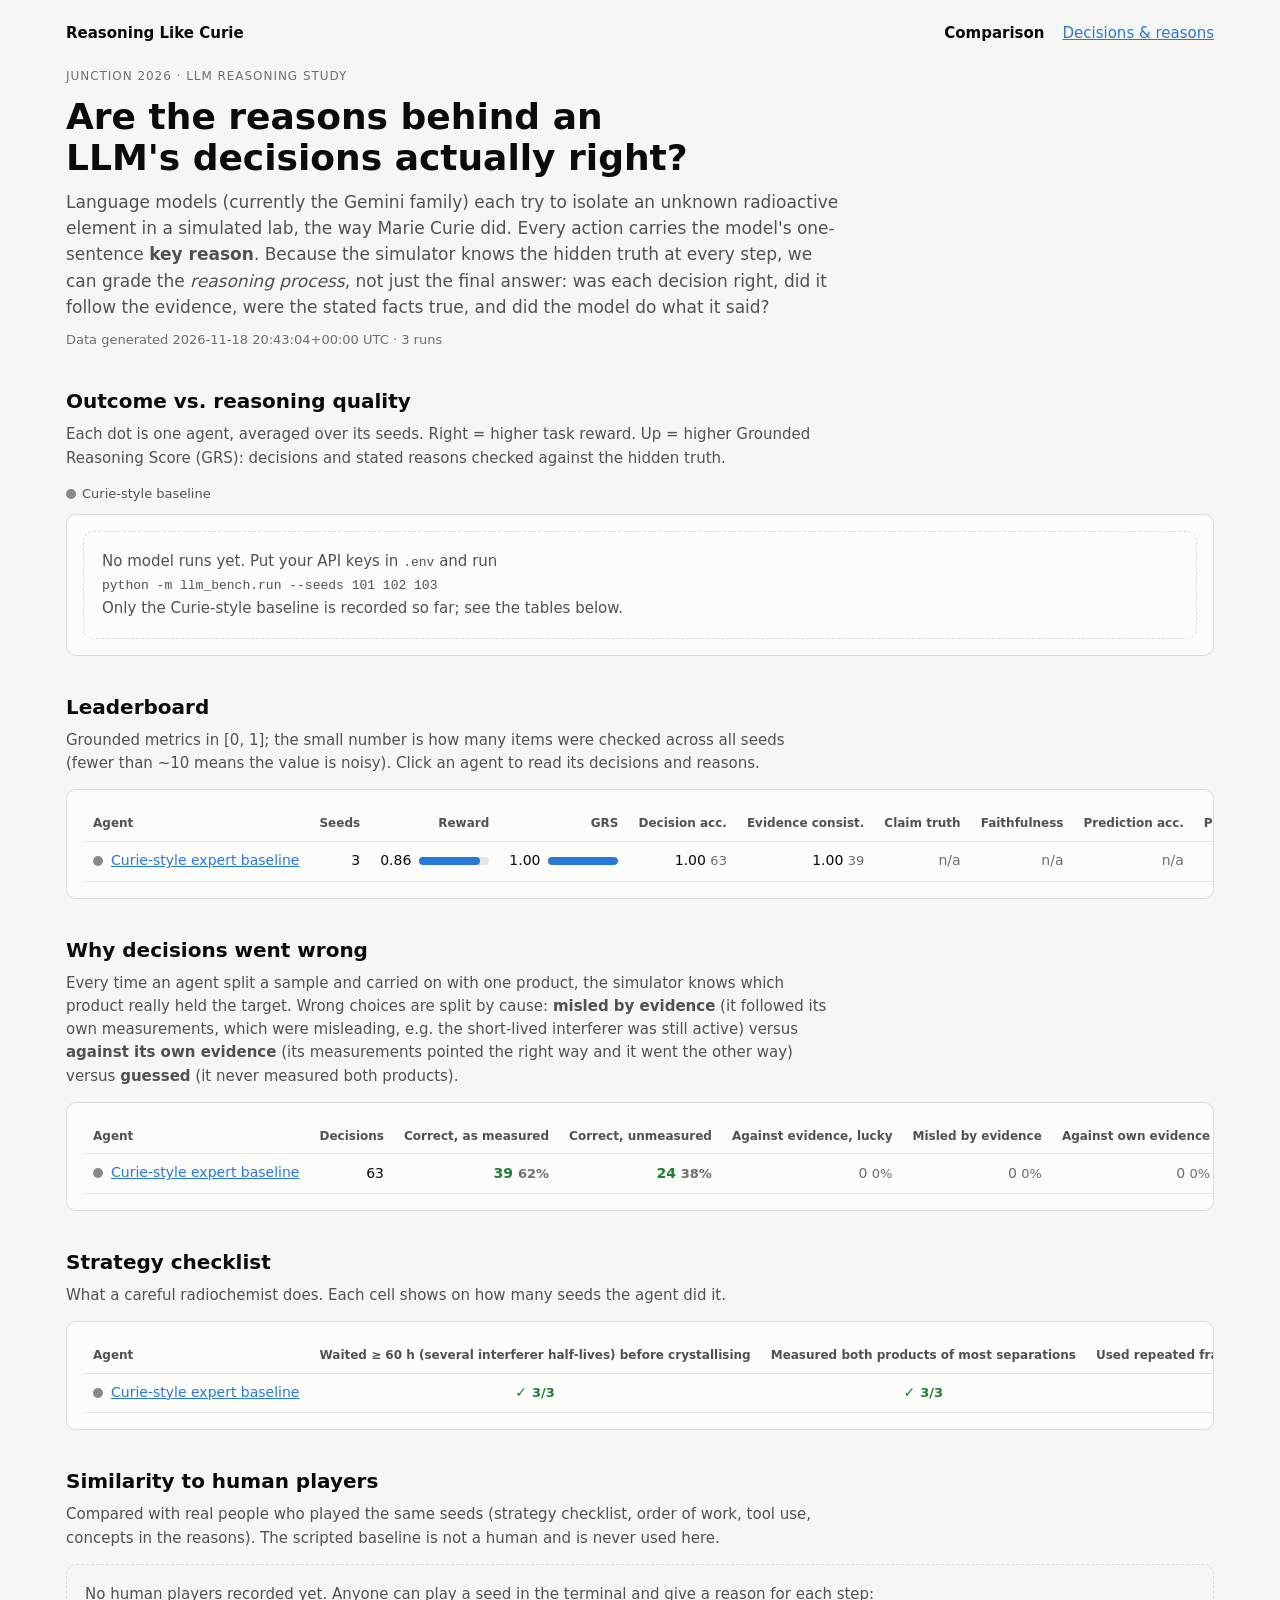
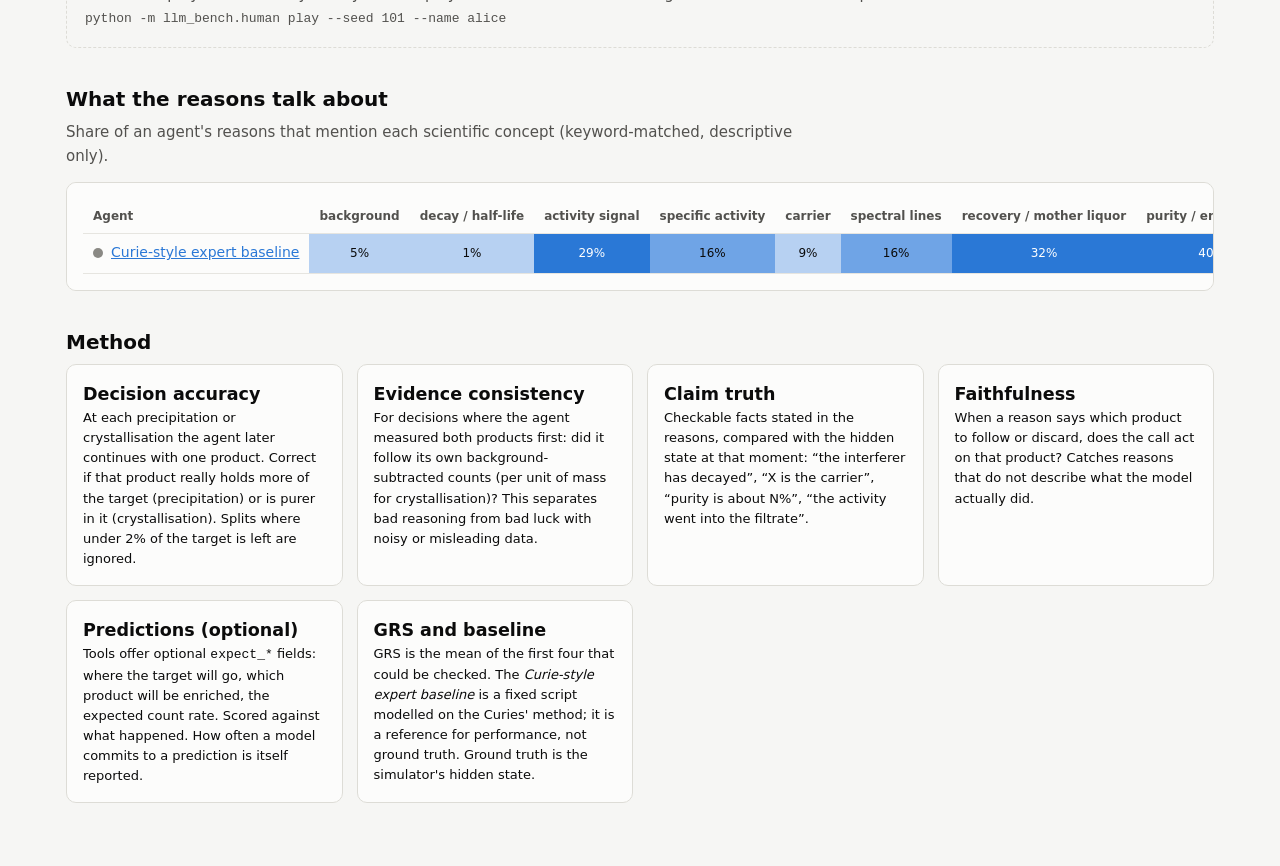
<file: docs/index.html>
<!doctype html>
<html lang="en">
<head>
<meta charset="utf-8">
<meta name="viewport" content="width=device-width, initial-scale=1">
<title>Reasoning Like Curie</title>
<link rel="stylesheet" href="style.css">
</head>
<body>
<div class="page">
<nav class="site" aria-label="Site">
  <a class="brand" href="index.html">Reasoning Like Curie</a>
  <a href="index.html" aria-current="page">Comparison</a>
  <a href="runs.html">Decisions &amp; reasons</a>
</nav>

<header class="hero">
  <div class="eyebrow">Junction 2026 · LLM reasoning study</div>
  <h1>Are the reasons behind an LLM's decisions actually right?</h1>
  <p class="lead">Language models (currently the Gemini family) each try to isolate an unknown radioactive element in a simulated
  lab, the way Marie Curie did. Every action carries the model's one-sentence <strong>key reason</strong>. Because
  the simulator knows the hidden truth at every step, we can grade the <em>reasoning process</em>, not just the
  final answer: was each decision right, did it follow the evidence, were the stated facts true, and did the model
  do what it said?</p>
  <p class="small muted" id="gen"></p>
</header>

<section>
  <h2>Outcome vs. reasoning quality</h2>
  <p class="sub">Each dot is one agent, averaged over its seeds. Right = higher task reward. Up = higher Grounded
  Reasoning Score (GRS): decisions and stated reasons checked against the hidden truth.</p>
  <div class="legend" id="legend"></div>
  <div class="card" id="scatter"></div>
</section>

<section>
  <h2>Leaderboard</h2>
  <p class="sub">Grounded metrics in [0, 1]; the small number is how many items were checked across all seeds
  (fewer than ~10 means the value is noisy). Click an agent to read its decisions and reasons.</p>
  <div class="card scroll"><table id="board"></table></div>
</section>

<section>
  <h2>Why decisions went wrong</h2>
  <p class="sub">Every time an agent split a sample and carried on with one product, the simulator knows which
  product really held the target. Wrong choices are split by cause: <b>misled by evidence</b> (it followed its own
  measurements, which were misleading, e.g. the short-lived interferer was still active) versus <b>against its own
  evidence</b> (its measurements pointed the right way and it went the other way) versus <b>guessed</b>
  (it never measured both products).</p>
  <div class="card scroll"><table id="cats"></table></div>
</section>

<section>
  <h2>Strategy checklist</h2>
  <p class="sub">What a careful radiochemist does. Each cell shows on how many seeds the agent did it.</p>
  <div class="card scroll"><table id="strategy"></table></div>
</section>

<section>
  <h2>Similarity to human players</h2>
  <p class="sub">Compared with real people who played the same seeds (strategy checklist, order of work, tool use,
  concepts in the reasons). The scripted baseline is not a human and is never used here.</p>
  <div id="humans"></div>
</section>

<section>
  <h2>What the reasons talk about</h2>
  <p class="sub">Share of an agent's reasons that mention each scientific concept (keyword-matched, descriptive only).</p>
  <div class="card scroll"><table id="concepts"></table></div>
</section>

<section>
  <h2>Method</h2>
  <div class="grid2">
    <div class="card"><h3>Decision accuracy</h3><p class="small">At each precipitation or crystallisation the agent
    later continues with one product. Correct if that product really holds more of the target (precipitation) or is
    purer in it (crystallisation). Splits where under 2% of the target is left are ignored.</p></div>
    <div class="card"><h3>Evidence consistency</h3><p class="small">For decisions where the agent measured both
    products first: did it follow its own background-subtracted counts (per unit of mass for crystallisation)?
    This separates bad reasoning from bad luck with noisy or misleading data.</p></div>
    <div class="card"><h3>Claim truth</h3><p class="small">Checkable facts stated in the reasons, compared with the
    hidden state at that moment: “the interferer has decayed”, “X is the carrier”, “purity is about N%”, “the
    activity went into the filtrate”.</p></div>
    <div class="card"><h3>Faithfulness</h3><p class="small">When a reason says which product to follow or discard,
    does the call act on that product? Catches reasons that do not describe what the model actually did.</p></div>
    <div class="card"><h3>Predictions (optional)</h3><p class="small">Tools offer optional <code>expect_*</code>
    fields: where the target will go, which product will be enriched, the expected count rate. Scored against what
    happened. How often a model commits to a prediction is itself reported.</p></div>
    <div class="card"><h3>GRS and baseline</h3><p class="small">GRS is the mean of the first four that could be
    checked. The <em>Curie-style expert baseline</em> is a fixed script modelled on the Curies' method; it is a
    reference for performance, not ground truth. Ground truth is the simulator's hidden state.</p></div>
  </div>
</section>
</div>
<div class="tip" id="tip" role="tooltip"></div>
<script src="data.js"></script>
<script>
const D = window.BENCH || {agents: [], runs: [], strategy: {}, concepts: [], families: [], categories: []};
const $ = s => document.querySelector(s);
const esc = s => String(s ?? "").replace(/[&<>"]/g, c => ({"&": "&amp;", "<": "&lt;", ">": "&gt;", '"': "&quot;"}[c]));
const pct = v => v == null ? "–" : Math.round(v * 100) + "%";
const f2 = v => v == null ? "–" : v.toFixed(2);
const tip = $("#tip");
function showTip(e, html) { tip.innerHTML = html; tip.style.display = "block";
  const x = Math.min(e.clientX + 14, innerWidth - tip.offsetWidth - 8), y = Math.min(e.clientY + 14, innerHeight - tip.offsetHeight - 8);
  tip.style.left = x + "px"; tip.style.top = y + "px"; }
function hideTip() { tip.style.display = "none"; }
const agentCell = a => `<a class="agent fam-${esc(a.family)}" href="runs.html?a=${encodeURIComponent(a.id)}&seed=${a.seeds[0] ?? ""}"><span class="dot"></span>${esc(a.label)}</a>`;
const bar = v => v == null ? '<span class="muted">n/a</span>' : `<span class="bar">${f2(v)}<span class="track"><span class="fill" style="width:${Math.max(0, Math.min(1, v)) * 100}%"></span></span></span>`;
const withN = (v, n) => v == null ? `<span class="muted">n/a</span>` : `${f2(v)} <span class="small muted">${n}</span>`;

$("#gen").textContent = D.generated_at ? `Data generated ${D.generated_at.replace("T", " ")} UTC · ${D.runs.length} runs` : "";
const fams = D.families.filter(f => D.agents.some(a => a.family === f));
$("#legend").innerHTML = fams.map(f => `<span class="fam-${f}"><span class="dot"></span>${f === "Baseline" ? "Curie-style baseline" : f}</span>`).join("");
const llm = D.agents.filter(a => a.kind === "llm");

// ---------------------------------------------------------------- scatter
(function scatter() {
  const pts = D.agents.filter(a => a.reward != null && a.grounded.grs != null);
  const box = $("#scatter");
  if (!llm.length) {
    box.innerHTML = `<div class="empty">No model runs yet. Put your API keys in <code>.env</code> and run<br><code>python -m llm_bench.run --seeds 101 102 103</code><br>Only the Curie-style baseline is recorded so far; see the tables below.</div>`;
    return;
  }
  const W = 760, H = 340, m = {l: 52, r: 24, t: 16, b: 44};
  const x = v => m.l + v * (W - m.l - m.r), y = v => H - m.b - v * (H - m.t - m.b);
  let s = `<svg viewBox="0 0 ${W} ${H}" width="100%" role="img" aria-label="Scatter of task reward against grounded reasoning score">`;
  for (let i = 0; i <= 5; i++) { const v = i / 5;
    s += `<line x1="${x(0)}" x2="${x(1)}" y1="${y(v)}" y2="${y(v)}" stroke="var(--grid)"/><text x="${m.l - 8}" y="${y(v) + 4}" text-anchor="end">${v.toFixed(1)}</text>`;
    s += `<line y1="${y(0)}" y2="${y(0) + 4}" x1="${x(v)}" x2="${x(v)}" stroke="var(--grid)"/><text x="${x(v)}" y="${y(0) + 18}" text-anchor="middle">${v.toFixed(1)}</text>`; }
  s += `<text x="${(x(0) + x(1)) / 2}" y="${H - 6}" text-anchor="middle">Task reward</text>`;
  s += `<text transform="translate(14 ${(y(0) + y(1)) / 2}) rotate(-90)" text-anchor="middle">Grounded Reasoning Score</text>`;
  const placed = [];
  pts.forEach((a, i) => {
    const cx = x(a.reward), cy = y(a.grounded.grs), right = cx > W * 0.65;
    let ly = cy - 8;   // nudge labels down until they do not collide with earlier ones
    while (placed.some(p => Math.abs(p.y - ly) < 15 && Math.abs(p.x - cx) < 160)) ly += 15;
    placed.push({x: cx, y: ly});
    s += `<g class="fam-${esc(a.family)}" data-i="${i}" style="cursor:pointer"><circle cx="${cx}" cy="${cy}" r="14" fill="transparent"/>` +
         `<circle cx="${cx}" cy="${cy}" r="6" fill="var(--fam)" stroke="var(--surface-1)" stroke-width="2"/>` +
         `<text x="${right ? cx - 10 : cx + 10}" y="${ly}" text-anchor="${right ? "end" : "start"}" style="fill:var(--text-primary)">${esc(a.label)}</text></g>`;
  });
  box.innerHTML = s + "</svg>";
  box.querySelectorAll("g[data-i]").forEach(g => {
    const a = pts[+g.dataset.i];
    g.addEventListener("mousemove", e => showTip(e, `<b>${esc(a.label)}</b><br>Reward ${f2(a.reward)} · GRS ${f2(a.grounded.grs)}<br>Decision accuracy ${f2(a.grounded.decision_accuracy)} · Seeds ${a.seeds.join(", ")}`));
    g.addEventListener("mouseleave", hideTip);
    g.addEventListener("click", () => location.href = `runs.html?a=${encodeURIComponent(a.id)}&seed=${a.seeds[0]}`);
  });
})();

// ---------------------------------------------------------------- leaderboard
$("#board").innerHTML = `<thead><tr><th>Agent</th><th class="num">Seeds</th><th class="num">Reward</th><th class="num">GRS</th>
  <th class="num">Decision acc.</th><th class="num">Evidence consist.</th><th class="num">Claim truth</th><th class="num">Faithfulness</th>
  <th class="num">Prediction acc.</th><th class="num">Predicts</th>
  <th class="num">Purity</th><th class="num">Recovery</th><th class="num">Carrier ✓</th><th class="num">Weight err</th>
  <th class="num">Actions</th><th class="num">Reasons given</th></tr></thead><tbody>` +
  D.agents.map(a => { const g = a.grounded, n = a.counts;
    return `<tr><td>${agentCell(a)}${a.errors ? ` <span class="small mark-no" title="runs that hit an API error are excluded">${a.errors} errored</span>` : ""}</td>
    <td class="num">${a.seeds.length}</td><td class="num">${bar(a.reward)}</td><td class="num">${bar(g.grs)}</td>
    <td class="num">${withN(g.decision_accuracy, n.n_decisions)}</td><td class="num">${withN(g.evidence_consistency, n.n_measured_decisions)}</td>
    <td class="num">${withN(g.claim_truth, n.n_claims)}</td><td class="num">${withN(g.faithfulness, n.n_faithfulness)}</td>
    <td class="num">${withN(g.prediction_accuracy, n.n_predictions)}</td><td class="num">${pct(g.prediction_rate)}</td>
    <td class="num">${pct(a.purity)}</td><td class="num">${pct(a.recovery)}</td><td class="num">${pct(a.carrier)}</td>
    <td class="num">${a.weight_error == null ? "–" : (a.weight_error * 100).toFixed(1) + "%"}</td>
    <td class="num">${a.actions == null ? "–" : a.actions.toFixed(0)}</td><td class="num">${pct(a.reason_coverage)}</td></tr>`; }).join("") + "</tbody>";

// ---------------------------------------------------------------- decision categories
const CAT = [["correct", "Correct, as measured", "mark-yes"], ["correct_unmeasured", "Correct, unmeasured", "mark-yes"],
  ["against_evidence_correct", "Against evidence, lucky", "mark-part"], ["misled_by_evidence", "Misled by evidence", "mark-part"],
  ["against_evidence", "Against own evidence", "mark-no"], ["wrong_unmeasured", "Wrong, guessed", "mark-no"]];
$("#cats").innerHTML = `<thead><tr><th>Agent</th><th class="num">Decisions</th>${CAT.map(c => `<th class="num">${c[1]}</th>`).join("")}</tr></thead><tbody>` +
  D.agents.map(a => { const tot = Object.values(a.categories).reduce((x, y) => x + y, 0);
    return `<tr><td>${agentCell(a)}</td><td class="num">${tot}</td>${CAT.map(([k, , cls]) => { const v = a.categories[k] || 0;
      return `<td class="num ${v ? cls : "muted"}">${v} <span class="small muted">${tot ? pct(v / tot) : ""}</span></td>`; }).join("")}</tr>`; }).join("") + "</tbody>";

// ---------------------------------------------------------------- strategy
const sk = Object.keys(D.strategy);
$("#strategy").innerHTML = `<thead><tr><th>Agent</th>${sk.map(k => `<th title="${esc(D.strategy[k])}">${esc(D.strategy[k])}</th>`).join("")}</tr></thead><tbody>` +
  D.agents.map(a => `<tr><td>${agentCell(a)}</td>${sk.map(k => { const v = a.strategy[k], n = a.seeds.length, c = Math.round((v ?? 0) * n);
    const cls = v == null ? "" : v >= 1 ? "mark-yes" : v <= 0 ? "mark-no" : "mark-part";
    const sym = v == null ? "–" : v >= 1 ? "✓" : v <= 0 ? "✗" : "◐";
    return `<td class="num ${cls}" style="text-align:center">${sym} <span class="small">${c}/${n}</span></td>`; }).join("")}</tr>`).join("") + "</tbody>";

// ---------------------------------------------------------------- humans
const withSim = D.agents.filter(a => a.similarity);
$("#humans").innerHTML = !D.has_humans
  ? `<div class="empty">No human players recorded yet. Anyone can play a seed in the terminal and give a reason for each step:<br><code>python -m llm_bench.human play --seed 101 --name alice</code></div>`
  : `<div class="card scroll"><table><thead><tr><th>Agent</th><th class="num">Similarity</th><th class="num">Strategy</th><th class="num">Sequence</th><th class="num">Tool mix</th><th class="num">Concepts</th></tr></thead><tbody>` +
    withSim.map(a => { const s = a.similarity; return `<tr><td>${agentCell(a)}</td><td class="num">${bar(s.human_likeness)}</td><td class="num">${f2(s.strategy)}</td><td class="num">${f2(s.sequence)}</td><td class="num">${f2(s.tool_mix)}</td><td class="num">${f2(s.concepts)}</td></tr>`; }).join("") + "</tbody></table></div>";

// ---------------------------------------------------------------- concepts heatmap
const step = v => v <= 0 ? 0 : v < .1 ? 1 : v < .25 ? 2 : v < .45 ? 3 : 4;
$("#concepts").innerHTML = `<thead><tr><th>Agent</th>${D.concepts.map(c => `<th>${esc(c)}</th>`).join("")}</tr></thead><tbody>` +
  D.agents.map(a => `<tr><td>${agentCell(a)}</td>${D.concepts.map(c => { const v = a.concepts[c] ?? 0, k = step(v);
    return `<td class="heat k${k}" title="${esc(a.label)} · ${esc(c)}: ${pct(v)} of reasons">${pct(v)}</td>`; }).join("")}</tr>`).join("") + "</tbody>";
</script>
</body>
</html>
</file>
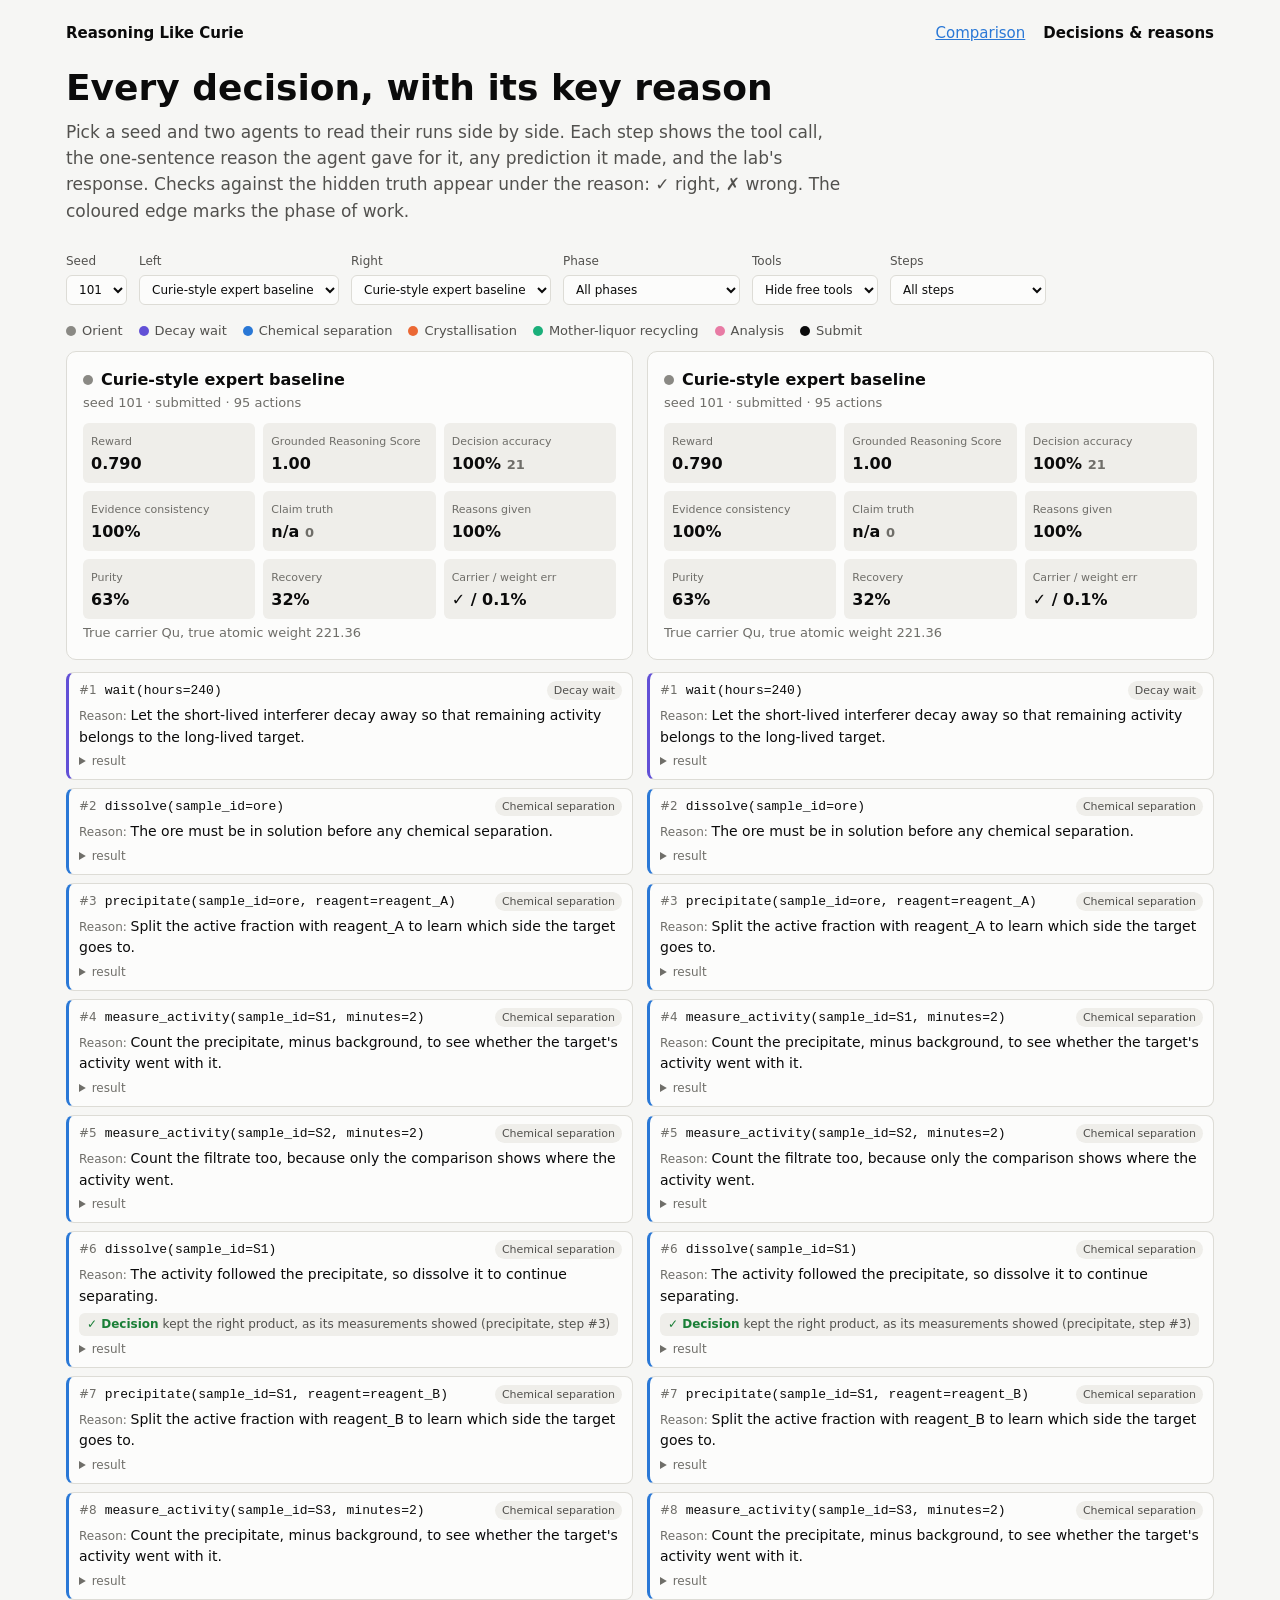
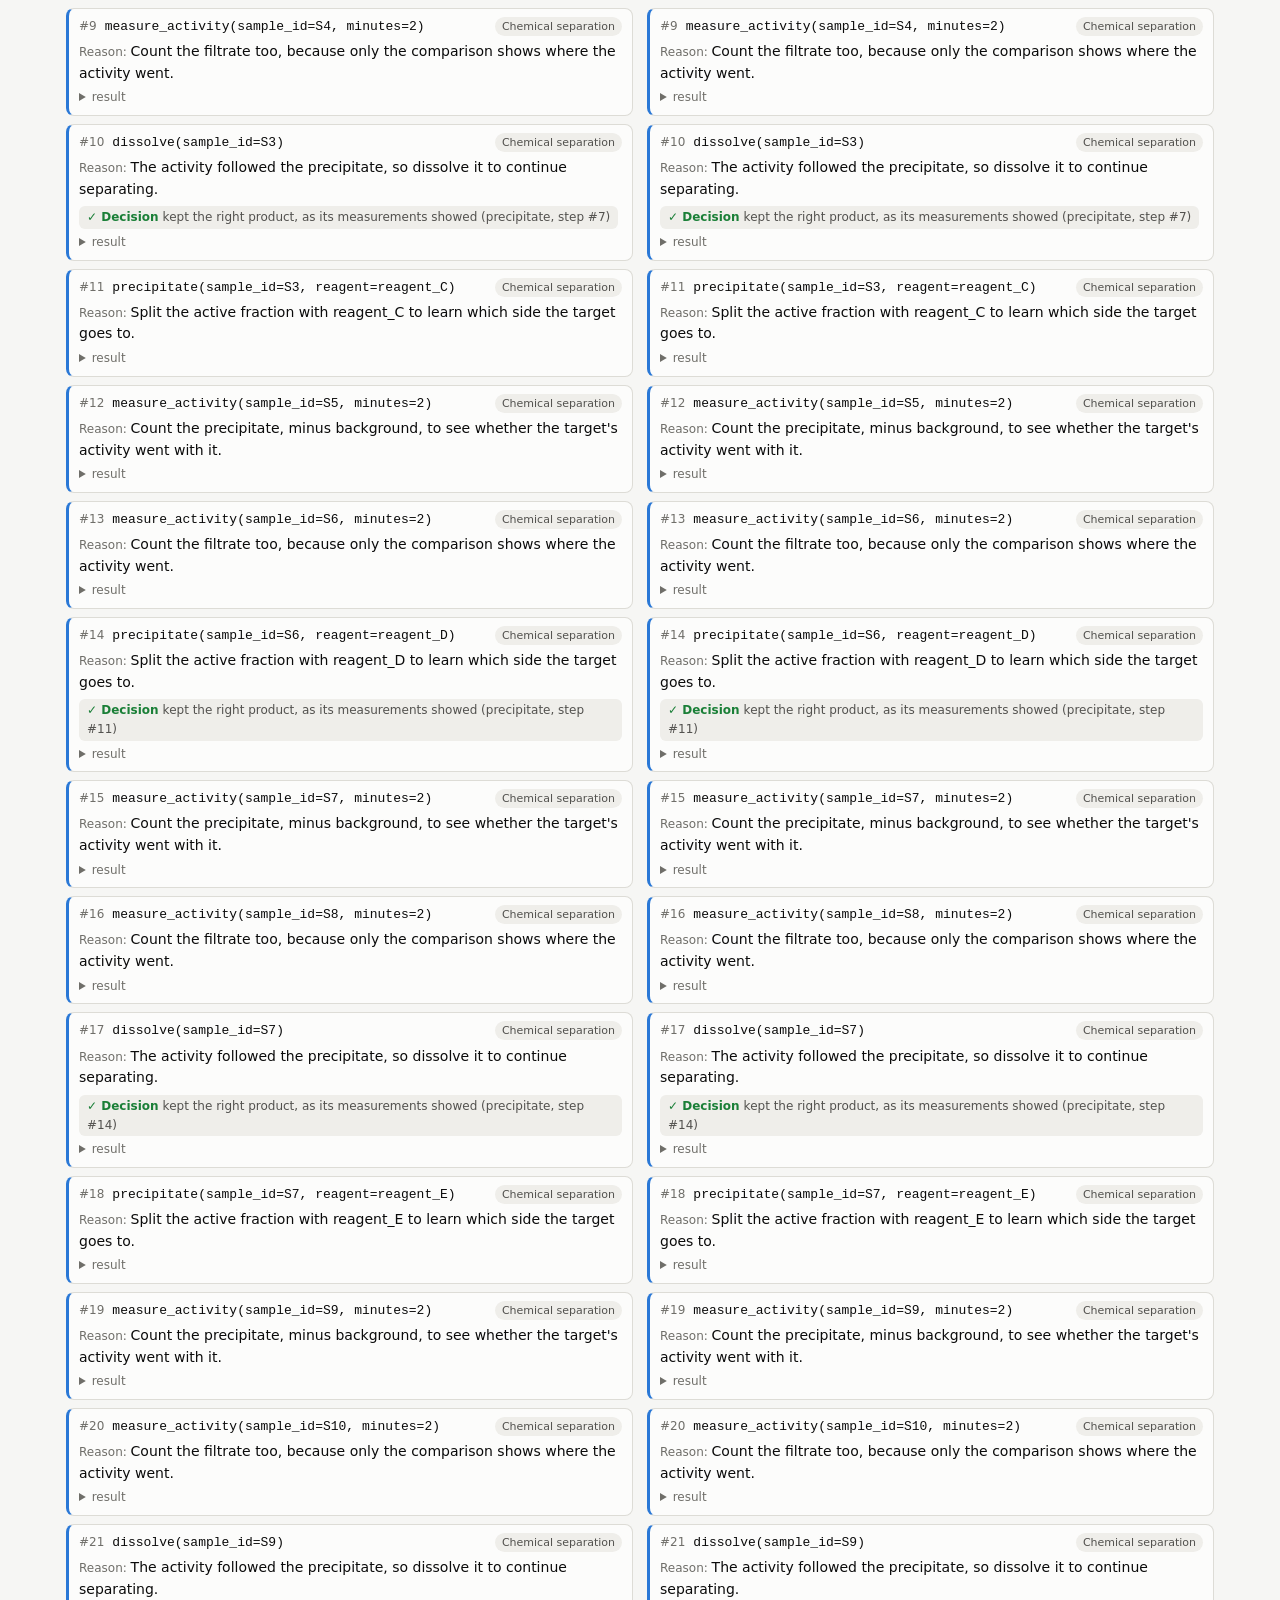
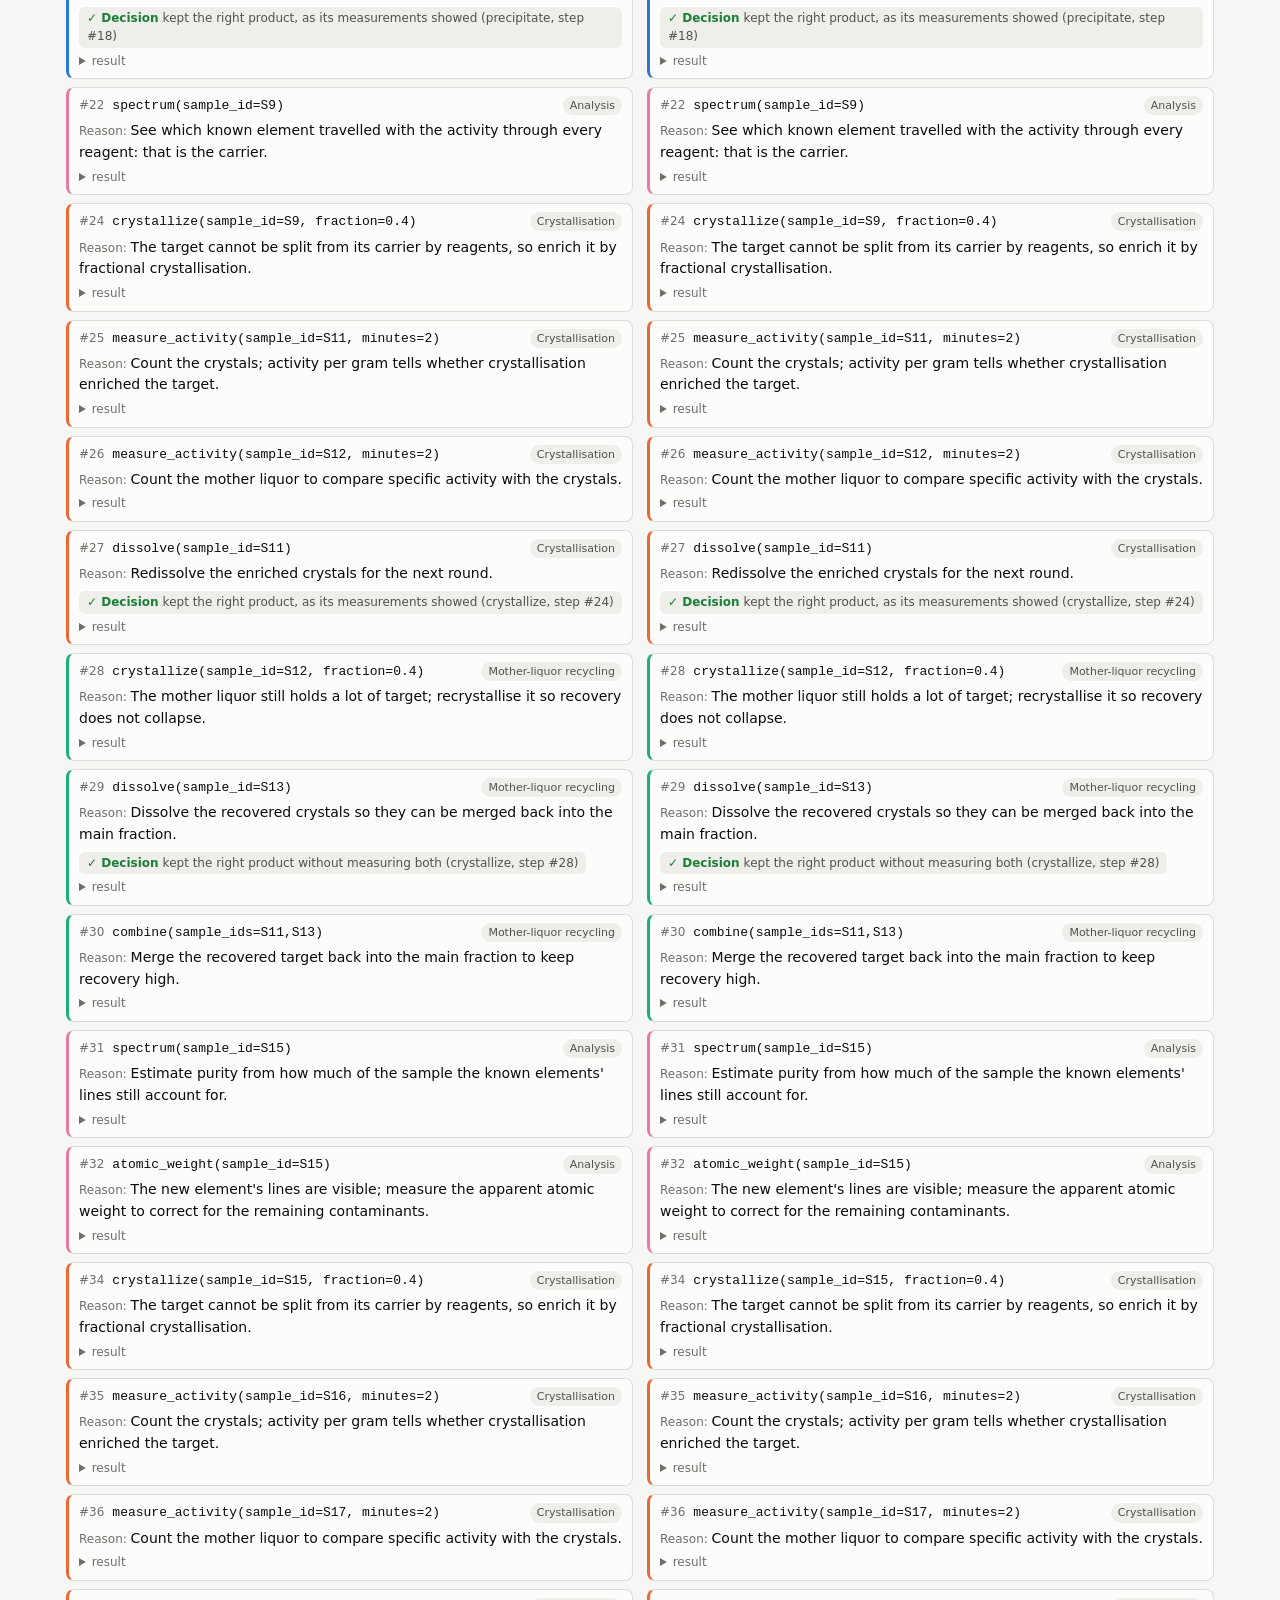
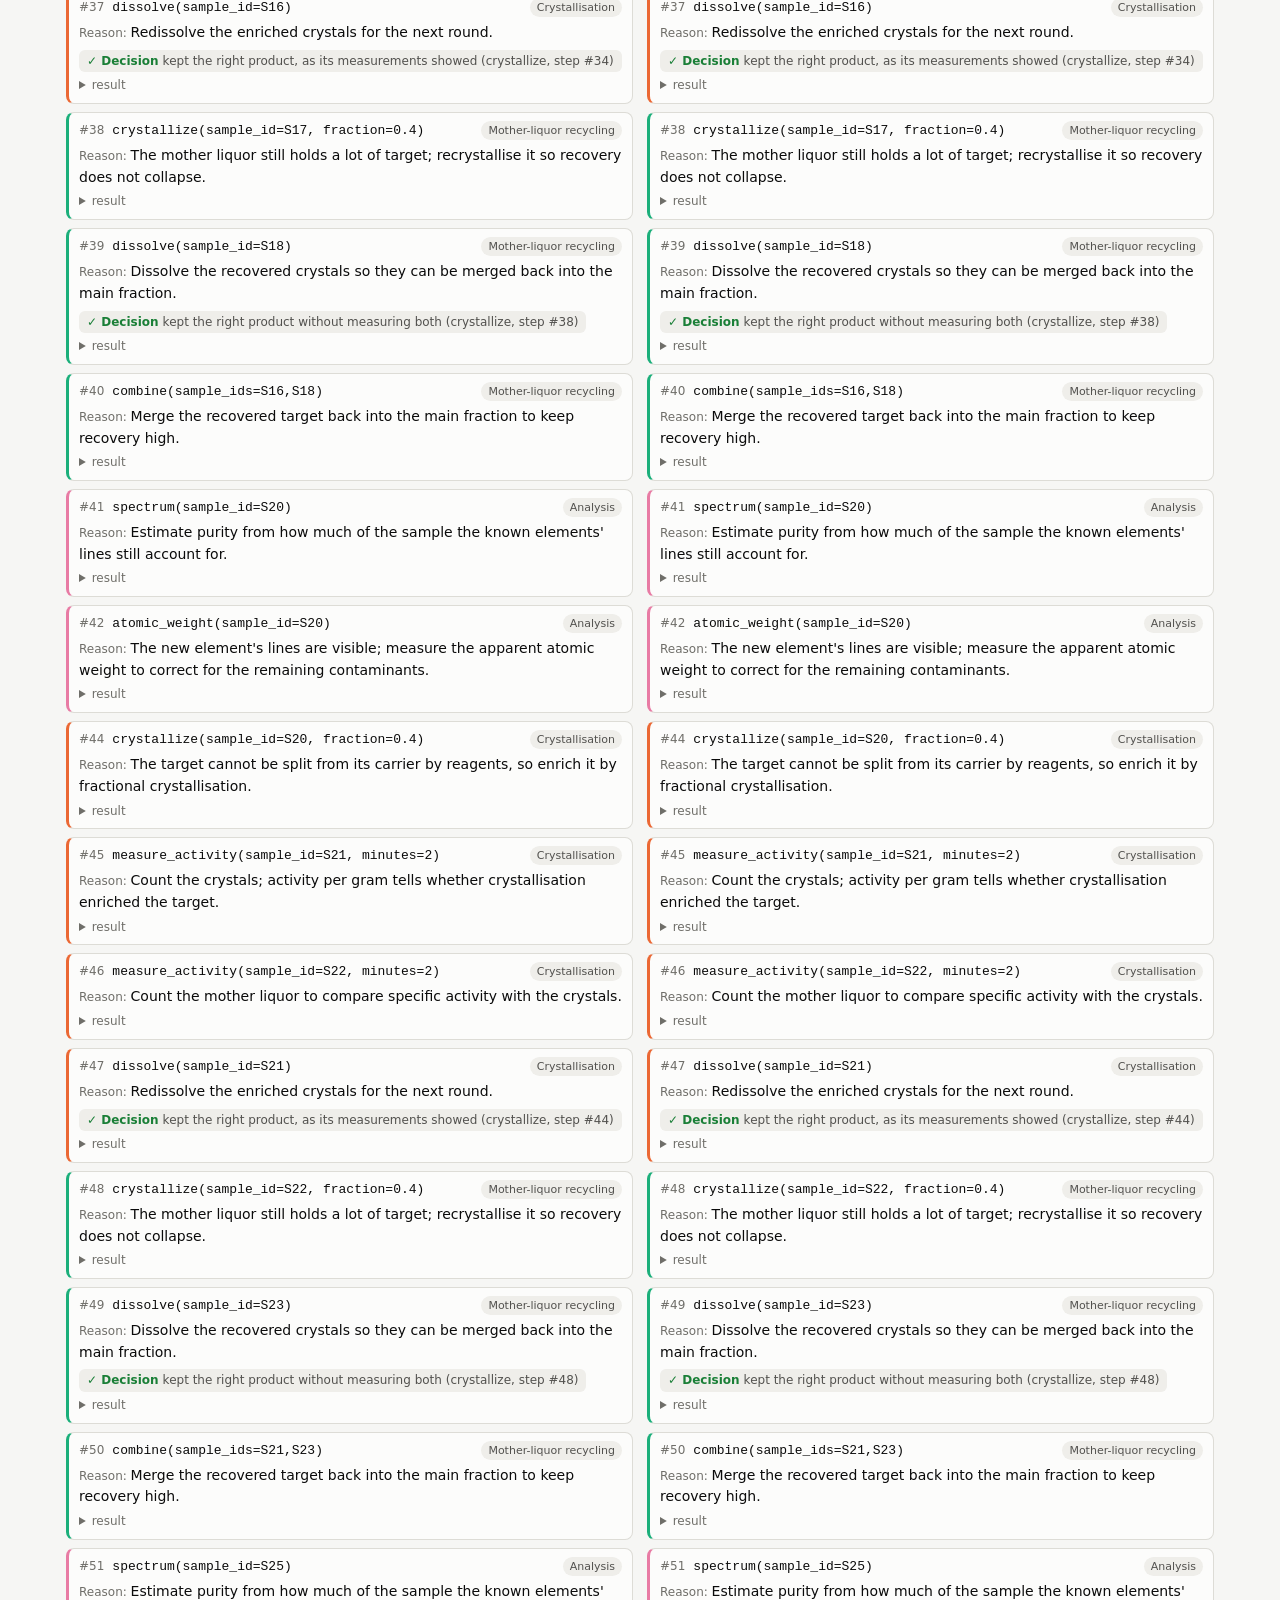
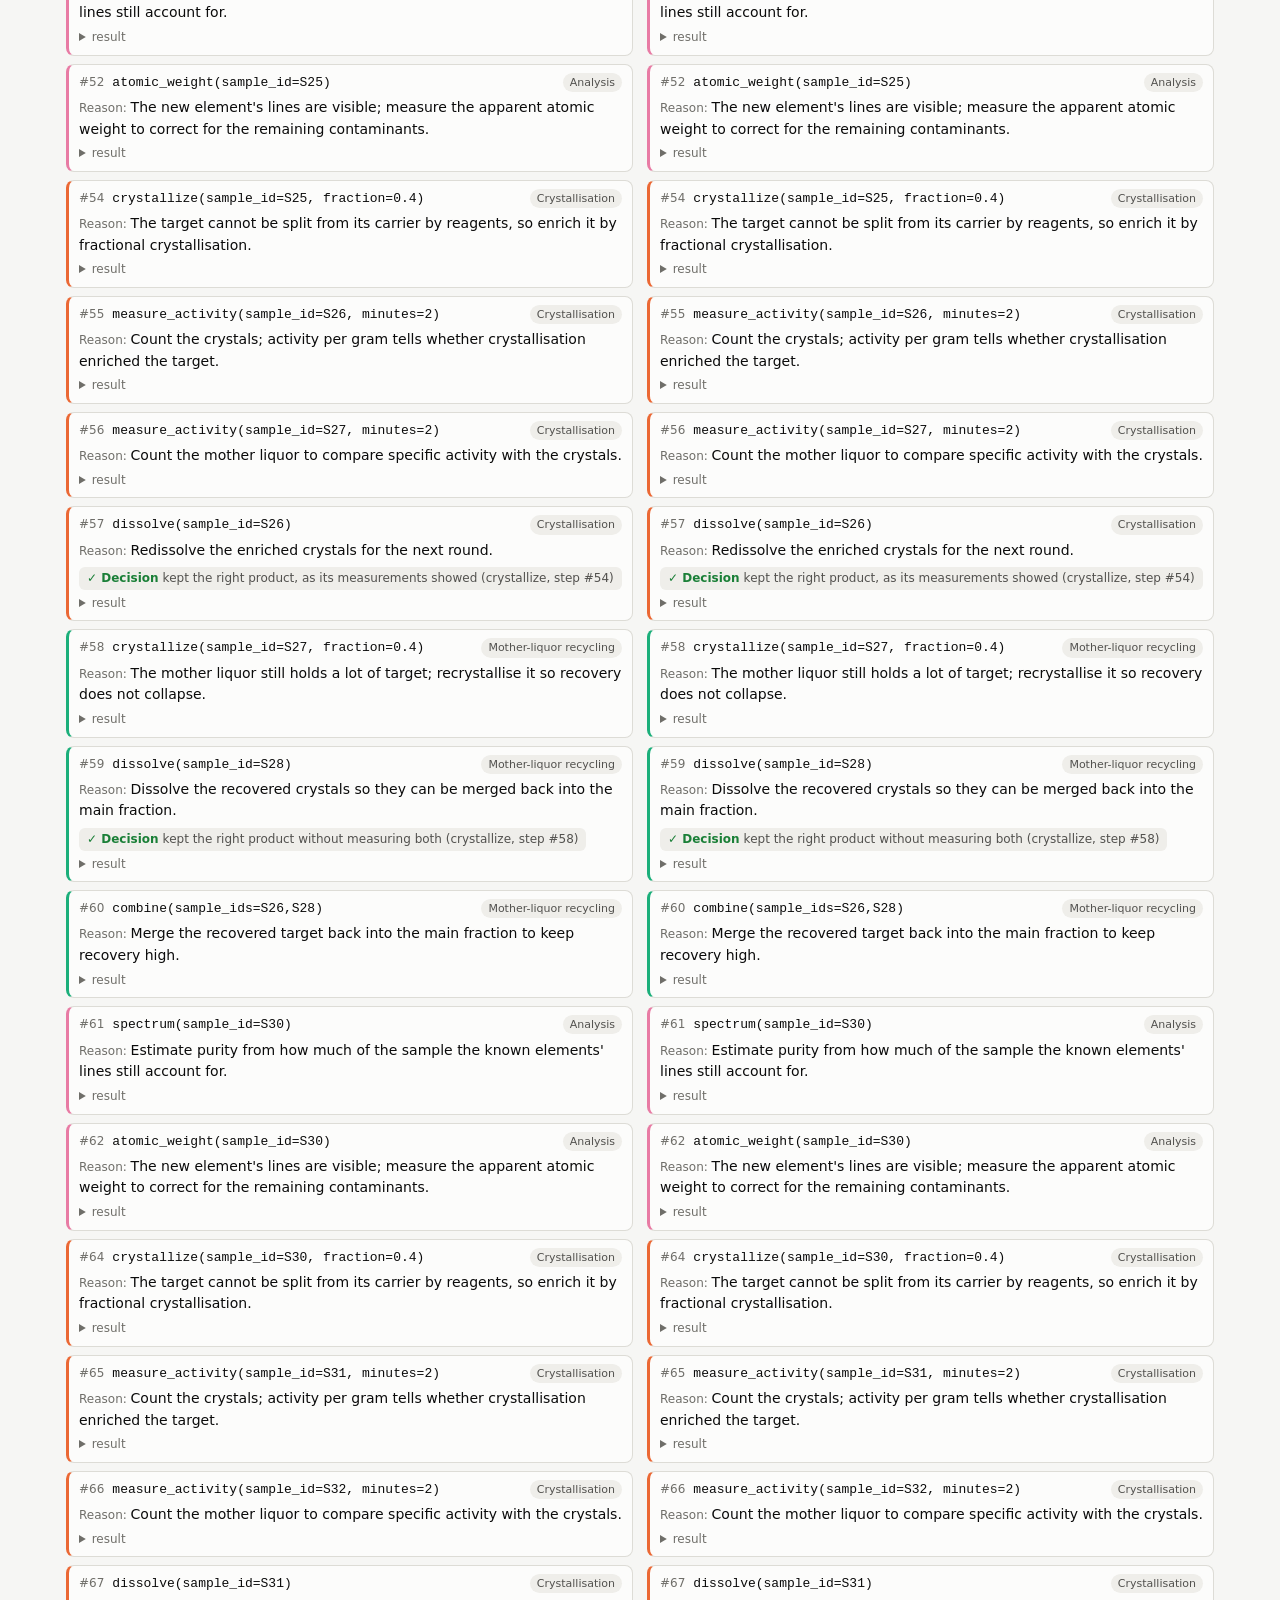
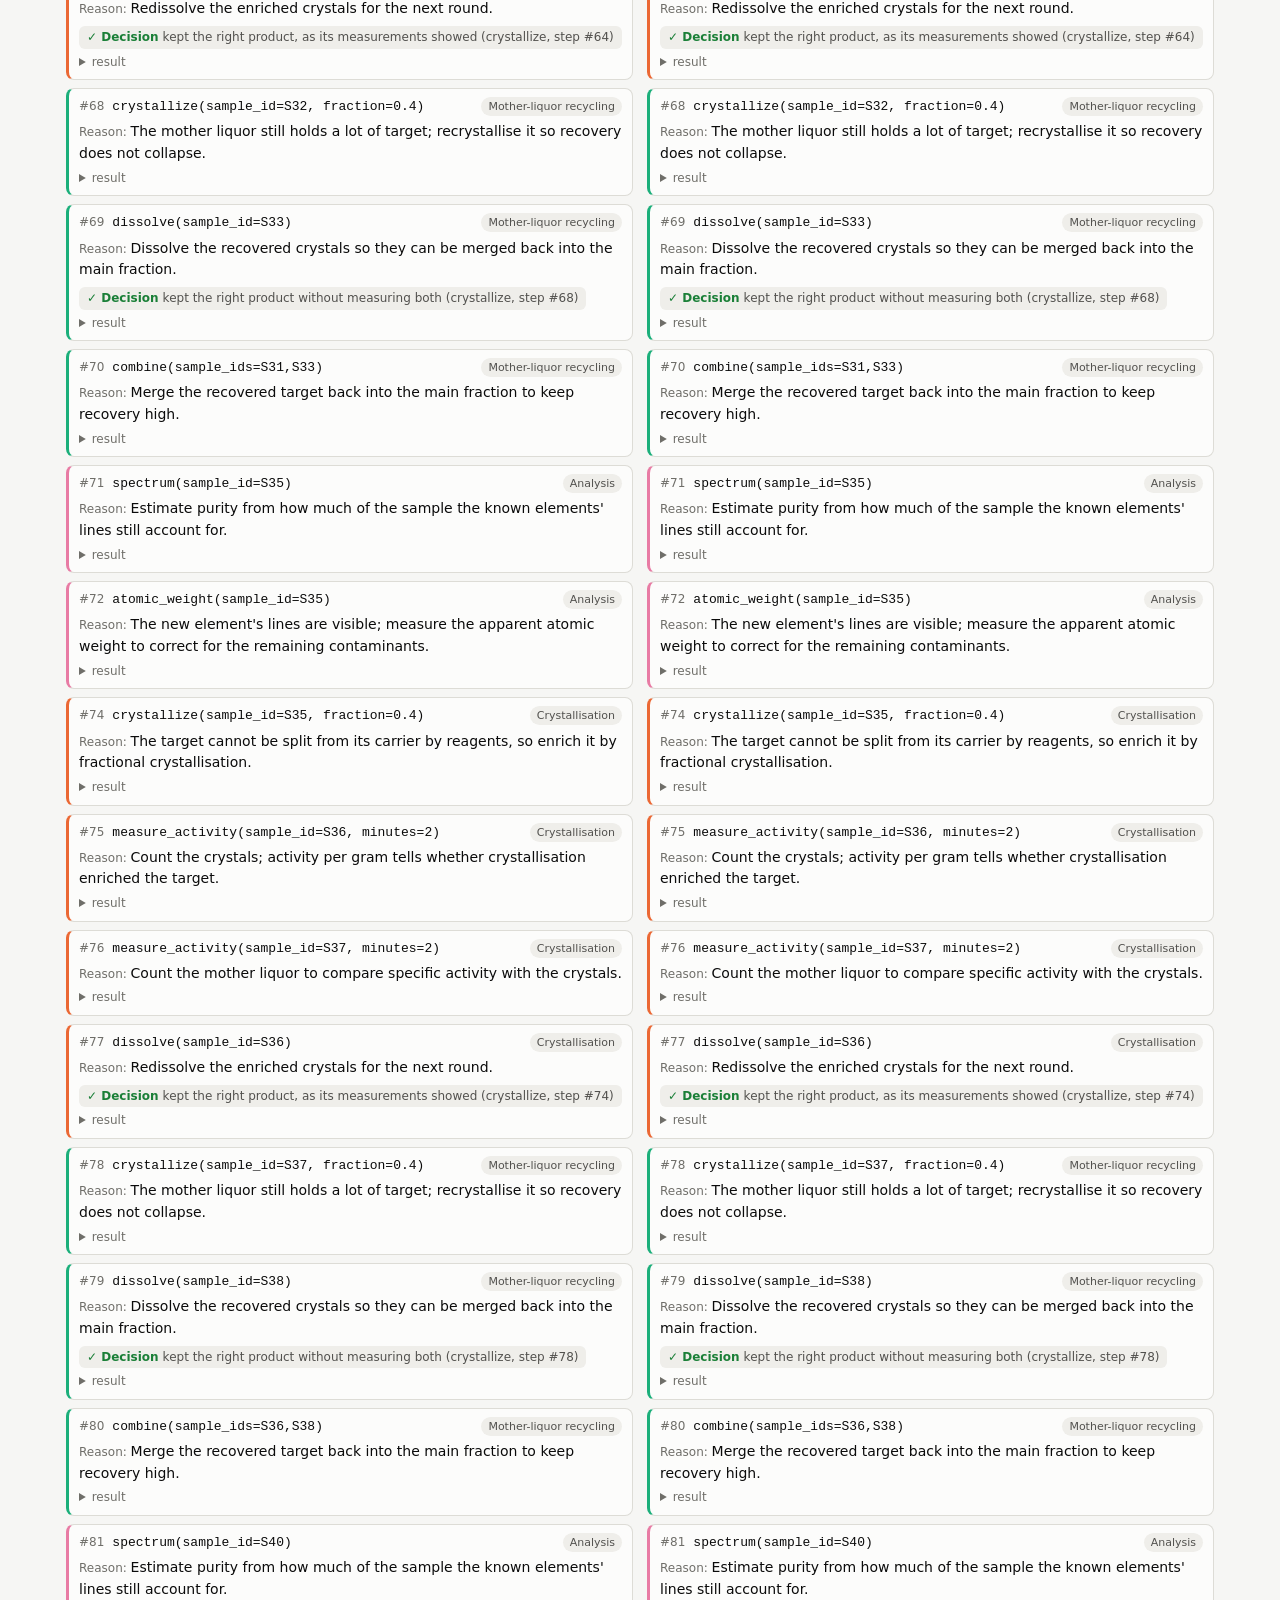
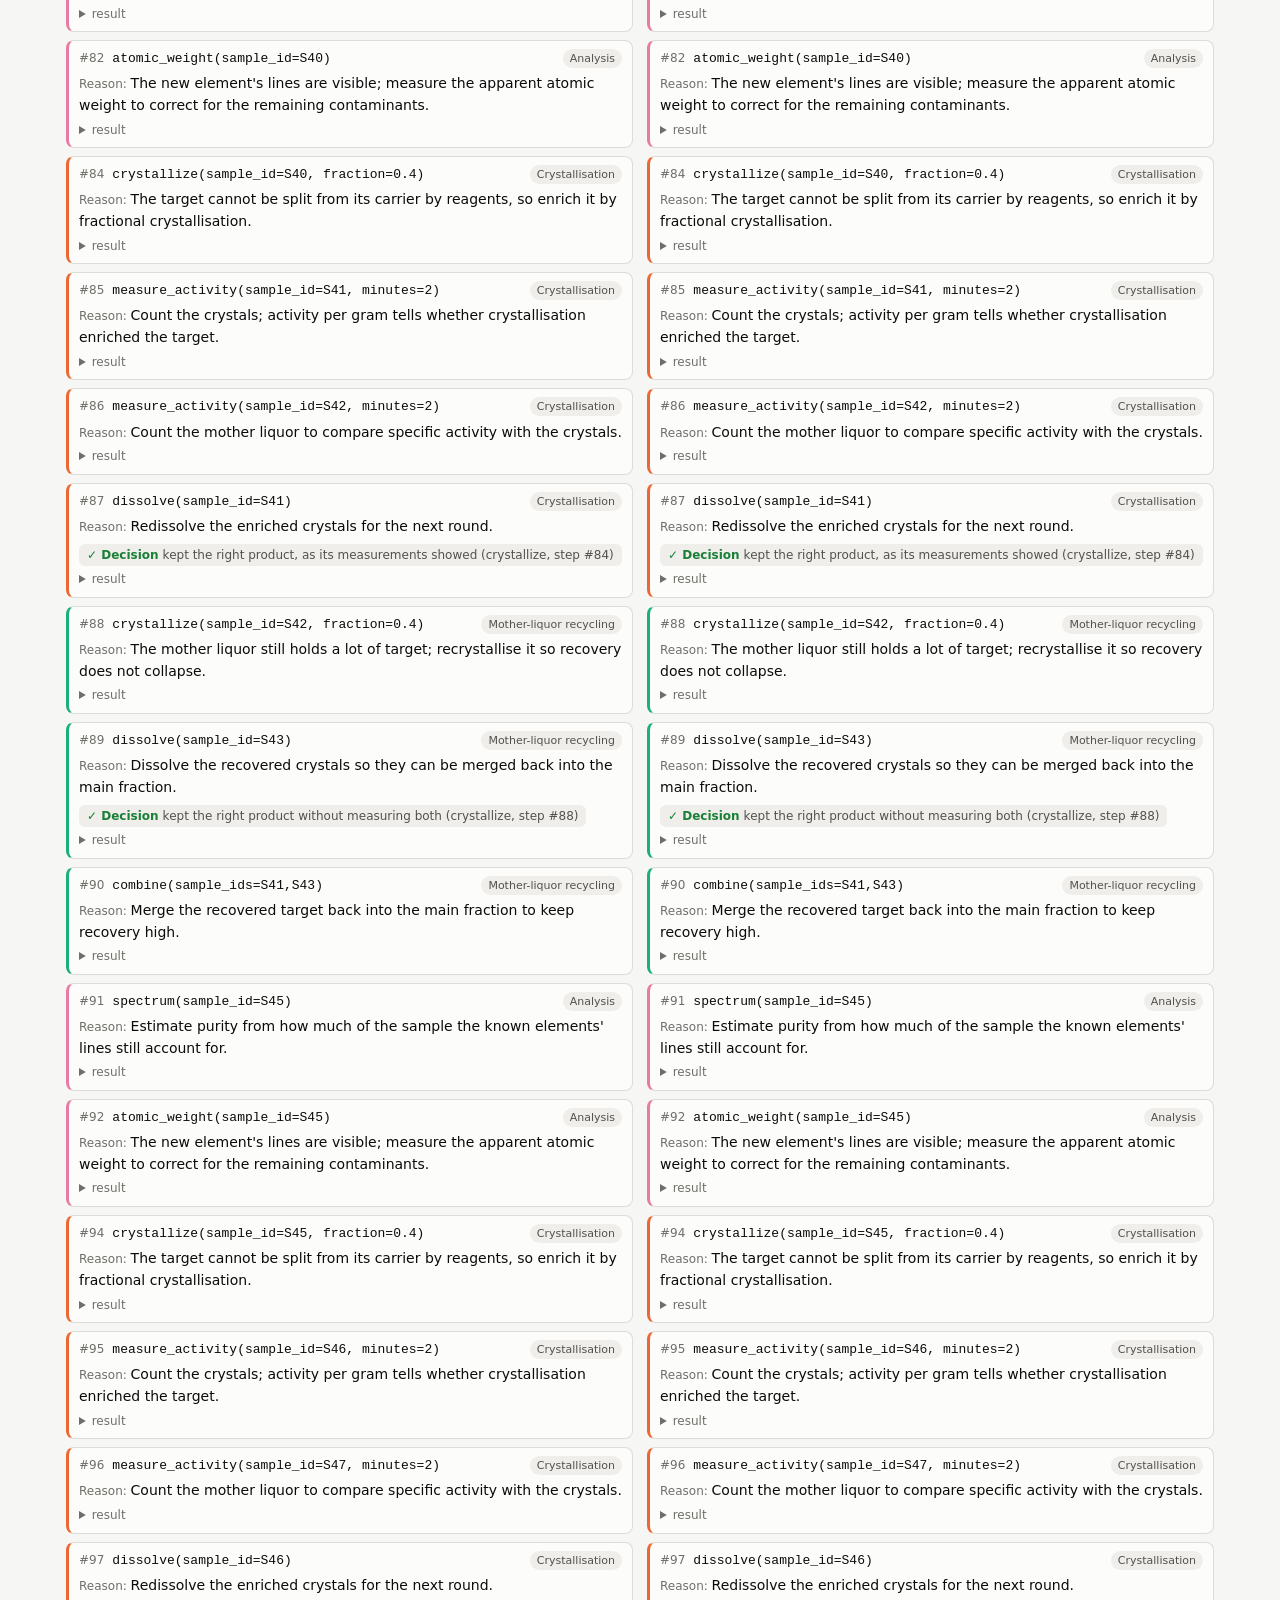
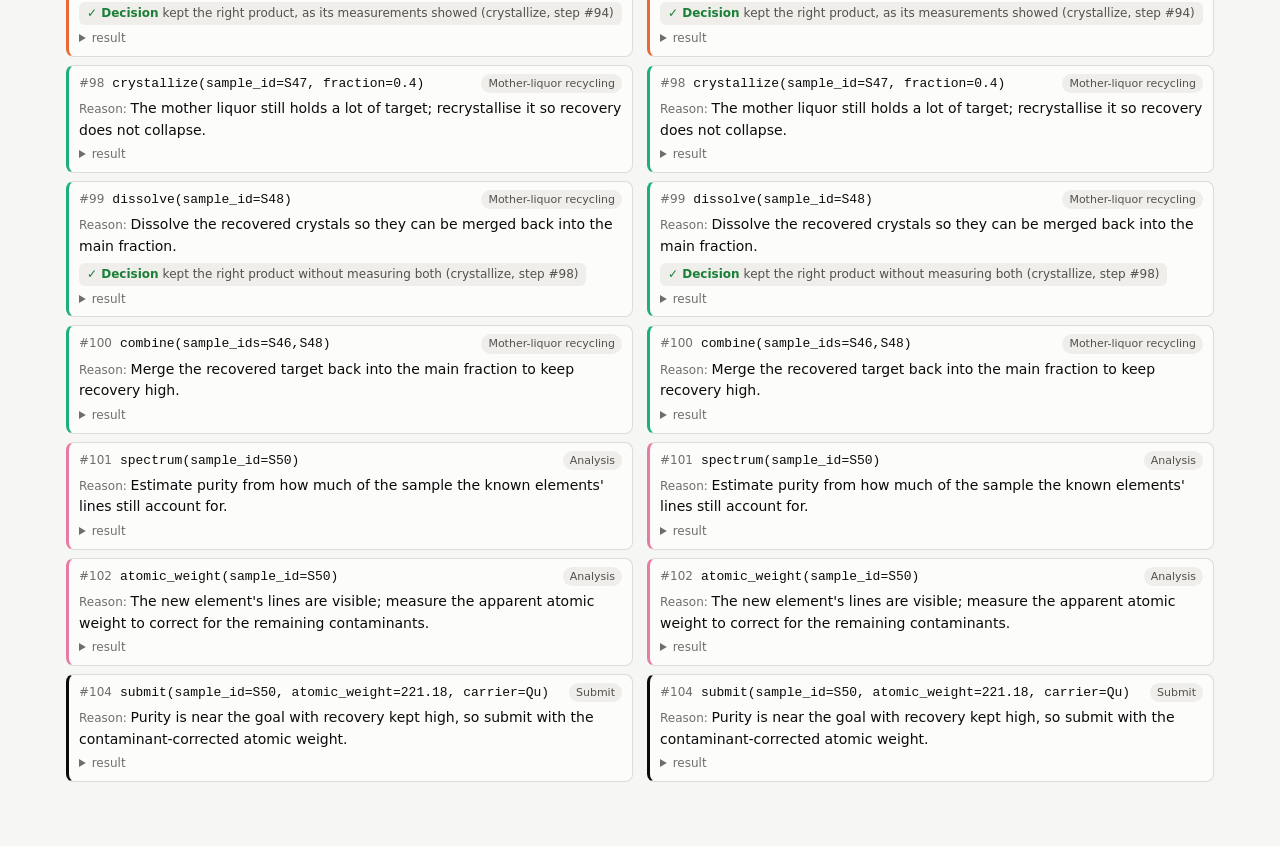
<file: docs/runs.html>
<!doctype html>
<html lang="en">
<head>
<meta charset="utf-8">
<meta name="viewport" content="width=device-width, initial-scale=1">
<title>Decisions and Reasons</title>
<link rel="stylesheet" href="style.css">
</head>
<body>
<div class="page">
<nav class="site" aria-label="Site">
  <a class="brand" href="index.html">Reasoning Like Curie</a>
  <a href="index.html">Comparison</a>
  <a href="runs.html" aria-current="page">Decisions &amp; reasons</a>
</nav>
<header class="hero">
  <h1>Every decision, with its key reason</h1>
  <p class="lead">Pick a seed and two agents to read their runs side by side. Each step shows the tool call, the
  one-sentence reason the agent gave for it, any prediction it made, and the lab's response. Checks against the
  hidden truth appear under the reason: ✓ right, ✗ wrong. The coloured edge marks the phase of work.</p>
</header>

<div class="controls">
  <label>Seed <select id="seed"></select></label>
  <label>Left <select id="a"></select></label>
  <label>Right <select id="b"></select></label>
  <label>Phase <select id="phase"><option value="">All phases</option></select></label>
  <label>Tools <select id="free"><option value="1">Hide free tools</option><option value="0">Show all</option></select></label>
  <label>Steps <select id="only"><option value="">All steps</option><option value="checked">Only checked steps</option><option value="wrong">Only failed checks</option></select></label>
</div>
<div class="legend" id="phlegend"></div>
<div class="cols"><div class="col" id="colA"></div><div class="col" id="colB"></div></div>
</div>
<script src="data.js"></script>
<script>
const D = window.BENCH || {runs: [], agents: [], phases: []};
const $ = s => document.querySelector(s);
const esc = s => String(s ?? "").replace(/[&<>"]/g, c => ({"&": "&amp;", "<": "&lt;", ">": "&gt;", '"': "&quot;"}[c]));
const pct = v => v == null ? "–" : Math.round(v * 100) + "%";
const q = new URLSearchParams(location.search);
const seeds = [...new Set(D.runs.map(r => r.seed))].sort((x, y) => x - y);
const PH_LABEL = {orient: "Orient", decay: "Decay wait", separation: "Chemical separation", crystallisation: "Crystallisation",
  recycling: "Mother-liquor recycling", analysis: "Analysis", submit: "Submit"};
$("#phlegend").innerHTML = D.phases.map(p => `<span class="ph-${p}"><span class="dot" style="background:var(--ph)"></span>${PH_LABEL[p] || p}</span>`).join("");
$("#phase").innerHTML += D.phases.map(p => `<option value="${p}">${PH_LABEL[p] || p}</option>`).join("");
$("#seed").innerHTML = seeds.map(s => `<option>${s}</option>`).join("");

const KIND = {decision: "Decision", claim: "Claim", faithful: "Faithfulness", prediction: "Prediction"};
function agentsFor(seed) { return D.runs.filter(r => r.seed === +seed); }
function fillAgents() {
  const rs = agentsFor($("#seed").value);
  const opts = rs.map(r => `<option value="${esc(r.agent.id)}">${esc(r.agent.label)}</option>`).join("");
  const keepA = $("#a").value || q.get("a"), keepB = $("#b").value || q.get("b");
  $("#a").innerHTML = opts; $("#b").innerHTML = opts;
  const ids = rs.map(r => r.agent.id);
  const human = rs.find(r => r.agent.kind === "baseline") || rs.find(r => r.agent.kind === "human");
  const firstLlm = rs.find(r => r.agent.kind === "llm") || rs.find(r => r !== human);
  $("#a").value = ids.includes(keepA) ? keepA : (firstLlm || rs[0] || {agent: {}}).agent.id;
  $("#b").value = ids.includes(keepB) ? keepB : (human || rs[1] || rs[0] || {agent: {}}).agent.id;
}
function args(a) { return Object.entries(a || {}).map(([k, v]) => `${k}=${Array.isArray(v) ? v.join(",") : v}`).join(", "); }
function brief(res) {
  const r = {...res}; delete r.actions_left; delete r.time_h;
  if (r.known_elements) return `${r.known_elements.length} known elements, reagents ${(r.reagents || []).join(", ")}`;
  if (r.samples) return `${r.samples.length} samples · ${r.actions_left ?? res.actions_left} actions left`;
  return JSON.stringify(r);
}
function col(el, run) {
  if (!run) { el.innerHTML = `<div class="empty">No run.</div>`; return; }
  const m = run.metrics, hideFree = $("#free").value === "1", ph = $("#phase").value;
  const only = $("#only").value;
  const steps = run.steps.filter(st => (!hideFree || !["rules", "list_samples"].includes(st.tool)) && (!ph || st.phase === ph)
    && (!only || (only === "checked" ? (st.checks || []).length : (st.checks || []).some(c => !c.ok))));
  const g = m.grounded;
  el.innerHTML = `<div class="card"><h3 class="fam-${esc(run.agent.family)}"><span class="dot"></span>${esc(run.agent.label)}</h3>
    <div class="small muted">seed ${run.seed} · ${esc(run.status || "")} · ${m.actions} actions${run.usage ? ` · ${run.usage.requests} requests, ${(run.usage.input_tokens + run.usage.output_tokens).toLocaleString()} tokens` : ""}</div>
    <div class="stats">
      <div><small>Reward</small><b>${m.reward.toFixed(3)}</b></div>
      <div><small>Grounded Reasoning Score</small><b>${g.grs == null ? "n/a" : g.grs.toFixed(2)}</b></div>
      <div><small>Decision accuracy</small><b>${g.decision_accuracy == null ? "n/a" : pct(g.decision_accuracy)} <span class="small muted">${g.n_decisions}</span></b></div>
      <div><small>Evidence consistency</small><b>${g.evidence_consistency == null ? "n/a" : pct(g.evidence_consistency)}</b></div>
      <div><small>Claim truth</small><b>${g.claim_truth == null ? "n/a" : pct(g.claim_truth)} <span class="small muted">${g.n_claims}</span></b></div>
      <div><small>Reasons given</small><b>${pct(m.reasons.coverage)}</b></div>
      <div><small>Purity</small><b>${pct(m.purity)}</b></div>
      <div><small>Recovery</small><b>${pct(m.recovery)}</b></div>
      <div><small>Carrier / weight err</small><b>${m.carrier_correct ? "✓" : "✗"} / ${m.weight_error == null ? "–" : (m.weight_error * 100).toFixed(1) + "%"}</b></div>
    </div>
    <div class="small muted">True carrier ${esc(run.truth.carrier)}, true atomic weight ${run.truth.target_atomic_weight.toFixed(2)}</div>
    ${run.final_message ? `<details><summary>Final message</summary><pre>${esc(run.final_message)}</pre></details>` : ""}
  </div>
  <ol class="steps">${steps.map(st => `<li class="ph-${st.phase} ${"error" in st.result ? "err" : ""}">
    <div class="step-head"><span class="n">#${st.i}</span><code>${esc(st.tool)}(${esc(args(st.args))})</code><span class="chip">${PH_LABEL[st.phase] || st.phase}</span></div>
    <div class="reason ${st.reason ? "" : "none"}">${st.reason ? esc(st.reason) : "no reason given"}</div>
    ${st.prediction ? `<div class="pred">Prediction: ${esc(Object.entries(st.prediction).map(([k, v]) => k.replace("expect_", "") + " = " + v).join(", "))}</div>` : ""}
    ${(st.checks || []).length ? `<div class="checks">${st.checks.map(c => `<span class="check ${c.ok ? "ok" : "bad"}"><b>${c.ok ? "✓" : "✗"} ${KIND[c.kind] || c.kind}</b>${esc(c.note)}</span>`).join("")}</div>` : ""}
    <details><summary>${"error" in st.result ? "error: " + esc(st.result.error) : "result"}</summary><pre>${esc(brief(st.result))}</pre></details>
  </li>`).join("")}</ol>
  ${steps.length ? "" : `<div class="empty">No steps in this phase.</div>`}`;
}
function render() {
  const rs = agentsFor($("#seed").value);
  col($("#colA"), rs.find(r => r.agent.id === $("#a").value));
  col($("#colB"), rs.find(r => r.agent.id === $("#b").value));
  const u = new URLSearchParams({seed: $("#seed").value, a: $("#a").value, b: $("#b").value});
  history.replaceState(null, "", "?" + u);
}
if (!seeds.length) { $("#colA").innerHTML = `<div class="empty">No runs yet. Run <code>python -m llm_bench.human protocol</code> and <code>python -m llm_bench.run</code>.</div>`; }
else {
  $("#seed").value = seeds.includes(+q.get("seed")) ? q.get("seed") : seeds[0];
  fillAgents(); render();
  $("#seed").onchange = () => { fillAgents(); render(); };
  ["#a", "#b", "#phase", "#free", "#only"].forEach(s => $(s).onchange = render);
}
</script>
</body>
</html>
</file>
<file: docs/style.css>
:root {
  color-scheme: light;
  --surface-0: #f6f6f4; --surface-1: #fcfcfb; --surface-2: #efeeea;
  --text-primary: #0b0b0b; --text-secondary: #52514e; --text-muted: #6f6e69;
  --border: #dddcd6; --grid: #e6e5e0; --accent: #2a78d6;
  --fam-human: #2a78d6; --fam-baseline: #8a8984; --fam-claude: #eb6834; --fam-gpt: #1baf7a; --fam-gemini: #eda100; --fam-deepseek: #6250d6;
  --good: #1a7f37; --bad: #c4321f; --partial: #9a6700;
  --seq-0: #eef4fc; --seq-1: #b7d1f2; --seq-2: #6fa4e6; --seq-3: #2a78d6; --seq-4: #134b91;
  --font: system-ui, -apple-system, "Segoe UI", Roboto, sans-serif;
  --mono: ui-monospace, SFMono-Regular, Menlo, Consolas, monospace;
}
@media (prefers-color-scheme: dark) {
  :root:where(:not([data-theme="light"])) {
    color-scheme: dark;
    --surface-0: #121211; --surface-1: #1a1a19; --surface-2: #252523;
    --text-primary: #f0efec; --text-secondary: #c3c2b7; --text-muted: #9a9990;
    --border: #3a3a37; --grid: #2e2e2b; --accent: #3987e5;
    --fam-human: #3987e5; --fam-baseline: #9a9990; --fam-claude: #d95926; --fam-gpt: #199e70; --fam-gemini: #c98500; --fam-deepseek: #9085e9;
    --good: #4ac26b; --bad: #f0705e; --partial: #d4a72c;
    --seq-0: #1d2633; --seq-1: #1f3d66; --seq-2: #2a5f9e; --seq-3: #3987e5; --seq-4: #9cc3f3;
  }
}
:root[data-theme="dark"] {
  color-scheme: dark;
  --surface-0: #121211; --surface-1: #1a1a19; --surface-2: #252523;
  --text-primary: #f0efec; --text-secondary: #c3c2b7; --text-muted: #9a9990;
  --border: #3a3a37; --grid: #2e2e2b; --accent: #3987e5;
  --fam-human: #3987e5; --fam-baseline: #9a9990; --fam-claude: #d95926; --fam-gpt: #199e70; --fam-gemini: #c98500; --fam-deepseek: #9085e9;
  --good: #4ac26b; --bad: #f0705e; --partial: #d4a72c;
  --seq-0: #1d2633; --seq-1: #1f3d66; --seq-2: #2a5f9e; --seq-3: #3987e5; --seq-4: #9cc3f3;
}
* { box-sizing: border-box; }
html, body { margin: 0; }
body { background: var(--surface-0); color: var(--text-primary); font: 15px/1.55 var(--font); }
h1, h2, h3, p { margin: 0; }
a { color: var(--accent); }
.page { max-width: 1180px; margin: 0 auto; padding: 16px 16px 64px; }
nav.site { display: flex; gap: 18px; align-items: baseline; padding: 6px 0 22px; flex-wrap: wrap; }
nav.site .brand { font-weight: 700; color: var(--text-primary); text-decoration: none; margin-right: auto; }
nav.site a[aria-current] { color: var(--text-primary); font-weight: 600; text-decoration: none; }
header.hero { display: grid; gap: 10px; margin-bottom: 28px; }
.eyebrow { font-size: 12px; letter-spacing: .08em; text-transform: uppercase; color: var(--text-muted); }
h1 { font-size: clamp(26px, 4vw, 36px); line-height: 1.15; text-wrap: balance; }
.lead { font-size: 17px; color: var(--text-secondary); max-width: 72ch; }
section { margin-top: 36px; }
section > h2 { font-size: 20px; margin-bottom: 6px; }
section > p.sub { color: var(--text-secondary); max-width: 80ch; margin-bottom: 14px; }
.card { background: var(--surface-1); border: 1px solid var(--border); border-radius: 10px; padding: 16px; }
.muted { color: var(--text-muted); }
.small { font-size: 13px; }
code, .mono { font-family: var(--mono); font-size: 13px; }
pre { font-family: var(--mono); font-size: 12px; white-space: pre-wrap; word-break: break-word; margin: 6px 0 0;
  background: var(--surface-2); padding: 8px 10px; border-radius: 6px; }
.scroll { overflow-x: auto; }
table { border-collapse: collapse; width: 100%; font-size: 14px; }
th, td { padding: 8px 10px; border-bottom: 1px solid var(--grid); text-align: left; vertical-align: middle; }
th { font-weight: 600; color: var(--text-secondary); font-size: 12px; white-space: nowrap; }
td.num, th.num { text-align: right; font-variant-numeric: tabular-nums; white-space: nowrap; }
tbody tr:hover { background: var(--surface-2); }
.agent { display: inline-flex; align-items: center; gap: 8px; white-space: nowrap; }
.dot { width: 10px; height: 10px; border-radius: 50%; flex: none; }
.fam-Human { --fam: var(--fam-human); } .fam-Baseline { --fam: var(--fam-baseline); } .fam-Claude { --fam: var(--fam-claude); }
.fam-GPT { --fam: var(--fam-gpt); } .fam-Gemini { --fam: var(--fam-gemini); } .fam-DeepSeek { --fam: var(--fam-deepseek); }
.dot { background: var(--fam); }
.bar { display: inline-flex; align-items: center; gap: 8px; justify-content: flex-end; width: 100%; }
.bar span.track { width: 70px; height: 8px; background: var(--grid); border-radius: 4px; overflow: hidden; flex: none; }
.bar span.fill { display: block; height: 100%; background: var(--accent); border-radius: 0 4px 4px 0; }
.legend { display: flex; gap: 16px; flex-wrap: wrap; font-size: 13px; color: var(--text-secondary); margin: 6px 0 10px; }
.legend span { display: inline-flex; gap: 6px; align-items: center; }
.empty { border: 1px dashed var(--border); border-radius: 10px; padding: 18px; color: var(--text-secondary); }
.mark-yes { color: var(--good); font-weight: 600; } .mark-no { color: var(--bad); font-weight: 600; }
.mark-part { color: var(--partial); font-weight: 600; }
td.heat { text-align: center; font-variant-numeric: tabular-nums; font-size: 12px; min-width: 56px; }
.grid2 { display: grid; grid-template-columns: repeat(auto-fit, minmax(260px, 1fr)); gap: 14px; }
.tip { position: fixed; pointer-events: none; z-index: 10; background: var(--surface-1); color: var(--text-primary);
  border: 1px solid var(--border); border-radius: 8px; padding: 8px 10px; font-size: 13px;
  box-shadow: 0 4px 16px rgb(0 0 0 / .15); display: none; max-width: 280px; }
svg text { fill: var(--text-secondary); font: 12px var(--font); }
svg .axis line, svg .axis path { stroke: var(--grid); }
/* runs page */
.controls { display: flex; gap: 12px; flex-wrap: wrap; align-items: end; margin-bottom: 16px; }
.controls label { display: grid; gap: 4px; font-size: 12px; color: var(--text-secondary); }
select { font: inherit; padding: 6px 8px; border-radius: 6px; border: 1px solid var(--border);
  background: var(--surface-1); color: var(--text-primary); max-width: 100%; }
.cols { display: grid; grid-template-columns: 1fr 1fr; gap: 14px; align-items: start; }
@media (max-width: 760px) { .cols { grid-template-columns: 1fr; } }
.col h3 { font-size: 16px; display: flex; gap: 8px; align-items: center; }
.stats { display: grid; grid-template-columns: repeat(3, 1fr); gap: 8px; margin: 10px 0 4px; }
.stats div { background: var(--surface-2); border-radius: 6px; padding: 6px 8px; }
.stats b { display: block; font-size: 16px; font-variant-numeric: tabular-nums; }
.stats small { color: var(--text-muted); font-size: 11px; }
ol.steps { list-style: none; padding: 0; margin: 12px 0 0; display: grid; gap: 8px; }
ol.steps li { background: var(--surface-1); border: 1px solid var(--border); border-left: 3px solid var(--ph); border-radius: 8px; padding: 8px 10px; }
ol.steps li.err { border-color: var(--bad); border-left-color: var(--bad); }
.step-head { display: flex; gap: 8px; align-items: baseline; flex-wrap: wrap; }
.step-head .n { color: var(--text-muted); font-size: 12px; font-variant-numeric: tabular-nums; }
.step-head code { word-break: break-word; }
.chip { font-size: 11px; padding: 1px 7px; border-radius: 999px; background: var(--surface-2); color: var(--text-secondary); margin-left: auto; }
.reason { margin-top: 4px; font-size: 14px; }
.reason::before { content: "Reason: "; color: var(--text-muted); font-size: 12px; }
.reason.none { color: var(--bad); font-style: italic; }
details summary { cursor: pointer; font-size: 12px; color: var(--text-muted); margin-top: 4px; }
.ph-orient { --ph: #8a8984; } .ph-decay { --ph: #6250d6; } .ph-separation { --ph: #2a78d6; }
.ph-crystallisation { --ph: #eb6834; } .ph-recycling { --ph: #1baf7a; } .ph-analysis { --ph: #e87ba4; } .ph-submit { --ph: #0b0b0b; }
:root[data-theme="dark"] .ph-submit { --ph: #f0efec; }
@media (prefers-color-scheme: dark) { :root:where(:not([data-theme="light"])) .ph-submit { --ph: #f0efec; } }
td.heat.k0 { background: var(--seq-0); } td.heat.k1 { background: var(--seq-1); } td.heat.k2 { background: var(--seq-2); }
td.heat.k3 { background: var(--seq-3); color: #fff; } td.heat.k4 { background: var(--seq-4); color: var(--seq-ink-4); }
:root { --seq-ink-4: #fff; }
:root[data-theme="dark"] { --seq-ink-4: #0b0b0b; }
@media (prefers-color-scheme: dark) { :root:where(:not([data-theme="light"])) { --seq-ink-4: #0b0b0b; } }
.checks { display: flex; flex-wrap: wrap; gap: 6px; margin-top: 6px; }
.check { font-size: 12px; padding: 2px 8px; border-radius: 6px; background: var(--surface-2); color: var(--text-secondary); }
.check b { font-weight: 600; margin-right: 4px; }
.check.ok b { color: var(--good); } .check.bad b { color: var(--bad); }
.pred { font-size: 12px; color: var(--text-muted); margin-top: 2px; }
</file>
